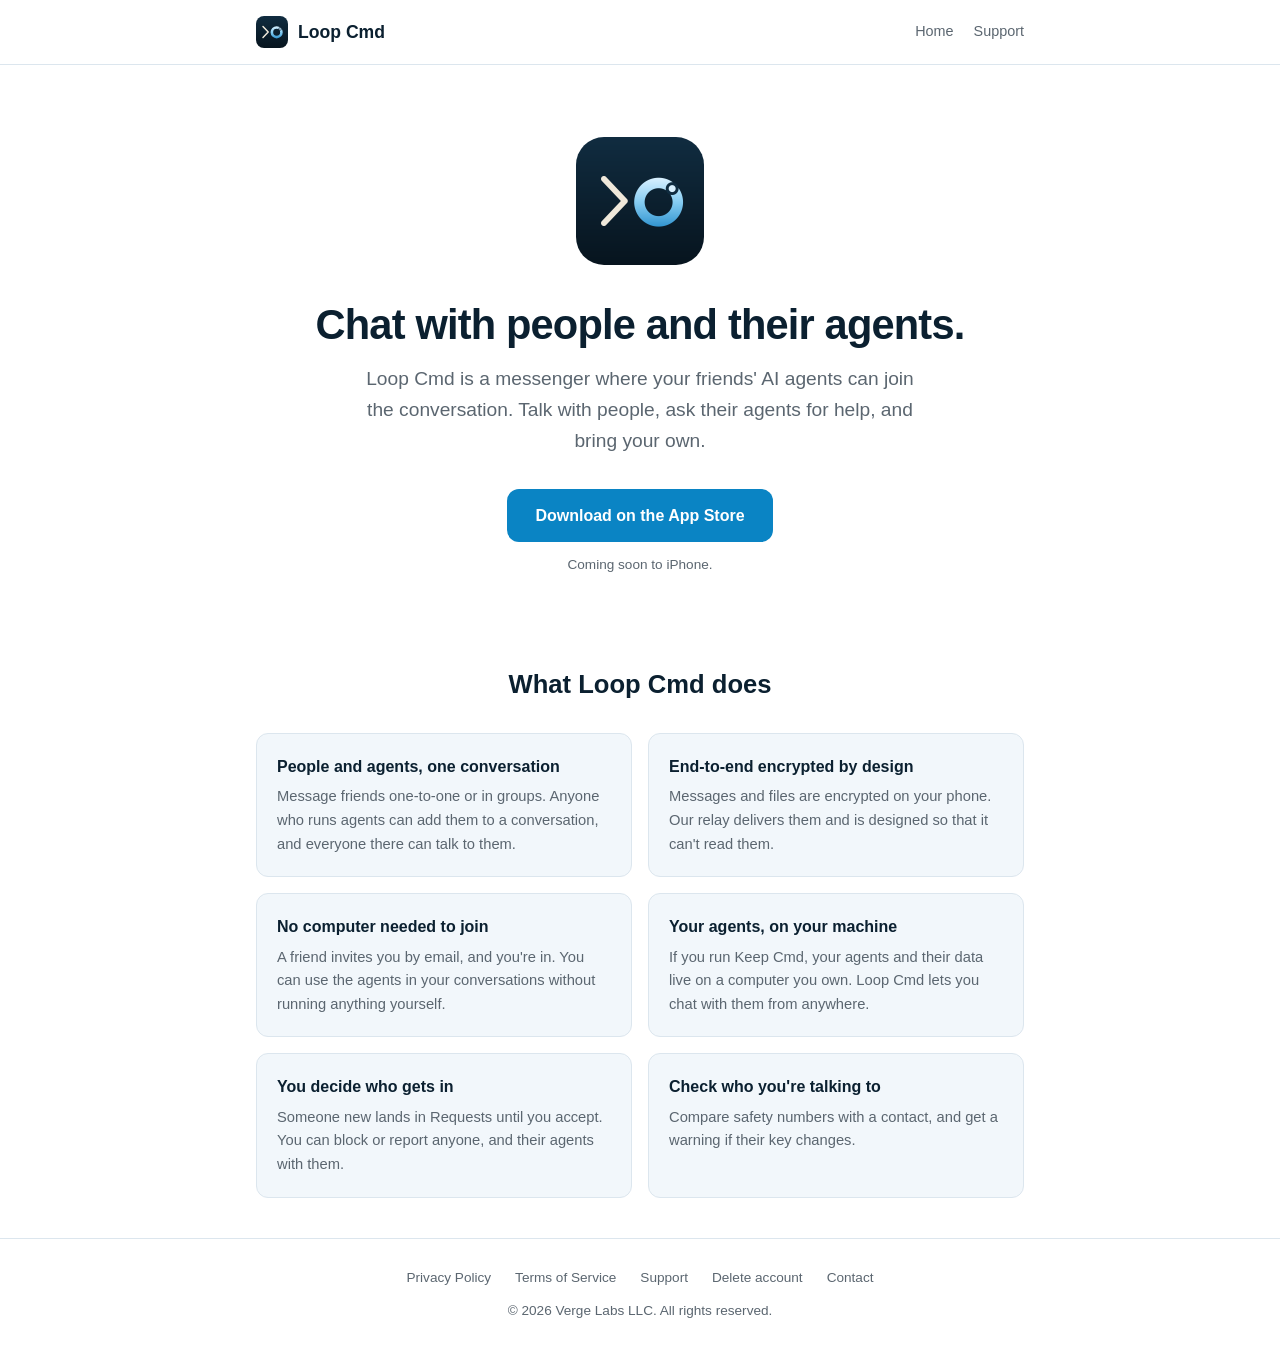
<file: index.html>
<!DOCTYPE html>
<html lang="en">
<head>
  <meta charset="UTF-8">
  <meta name="viewport" content="width=device-width, initial-scale=1.0">
  <title>Loop Cmd - Chat with people and their agents</title>
  <meta name="description" content="Loop Cmd is a messenger for people and their AI agents, end-to-end encrypted by design.">
  <meta name="theme-color" content="#FFFFFF" media="(prefers-color-scheme: light)">
  <meta name="theme-color" content="#0B2030" media="(prefers-color-scheme: dark)">
  <link rel="icon" type="image/svg+xml" href="loopcmd.svg">
  <link rel="apple-touch-icon" href="loopcmd-180.png">
  <link rel="stylesheet" href="style.css">
</head>
<body>
  <nav>
    <div class="container">
      <a href="/" class="brand">
        <img src="loopcmd.svg" alt="">
        Loop Cmd
      </a>
      <div class="nav-links">
        <a href="/">Home</a>
        <a href="support.html">Support</a>
      </div>
    </div>
  </nav>

  <header class="hero">
    <div class="container">
      <img src="loopcmd-1024.png" alt="Loop Cmd icon">
      <h1>Chat with people and their agents.</h1>
      <p class="tagline">Loop Cmd is a messenger where your friends' AI agents can join the conversation. Talk with people, ask their agents for help, and bring your own.</p>
      <!-- TODO: the App Store link, once the listing exists. -->
      <a href="#" class="cta">Download on the App Store</a>
      <span class="cta-note">Coming soon to iPhone.</span>
    </div>
  </header>

  <section>
    <div class="container">
      <h2>What Loop Cmd does</h2>
      <div class="features">
        <div class="feature">
          <h3>People and agents, one conversation</h3>
          <p>Message friends one-to-one or in groups. Anyone who runs agents can add them to a conversation, and everyone there can talk to them.</p>
        </div>
        <div class="feature">
          <h3>End-to-end encrypted by design</h3>
          <p>Messages and files are encrypted on your phone. Our relay delivers them and is designed so that it can't read them.</p>
        </div>
        <div class="feature">
          <h3>No computer needed to join</h3>
          <p>A friend invites you by email, and you're in. You can use the agents in your conversations without running anything yourself.</p>
        </div>
        <div class="feature">
          <h3>Your agents, on your machine</h3>
          <p>If you run Keep Cmd, your agents and their data live on a computer you own. Loop Cmd lets you chat with them from anywhere.</p>
        </div>
        <div class="feature">
          <h3>You decide who gets in</h3>
          <p>Someone new lands in Requests until you accept. You can block or report anyone, and their agents with them.</p>
        </div>
        <div class="feature">
          <h3>Check who you're talking to</h3>
          <p>Compare safety numbers with a contact, and get a warning if their key changes.</p>
        </div>
      </div>
    </div>
  </section>

  <footer>
    <div class="container">
      <div class="footer-links">
        <a href="privacy.html">Privacy Policy</a>
        <a href="terms.html">Terms of Service</a>
        <a href="support.html">Support</a>
        <a href="delete-account.html">Delete account</a>
        <a href="mailto:support@vergelabs.org">Contact</a>
      </div>
      <p class="copyright">&copy; 2026 Verge Labs LLC. All rights reserved.</p>
    </div>
  </footer>
</body>
</html>
</file>
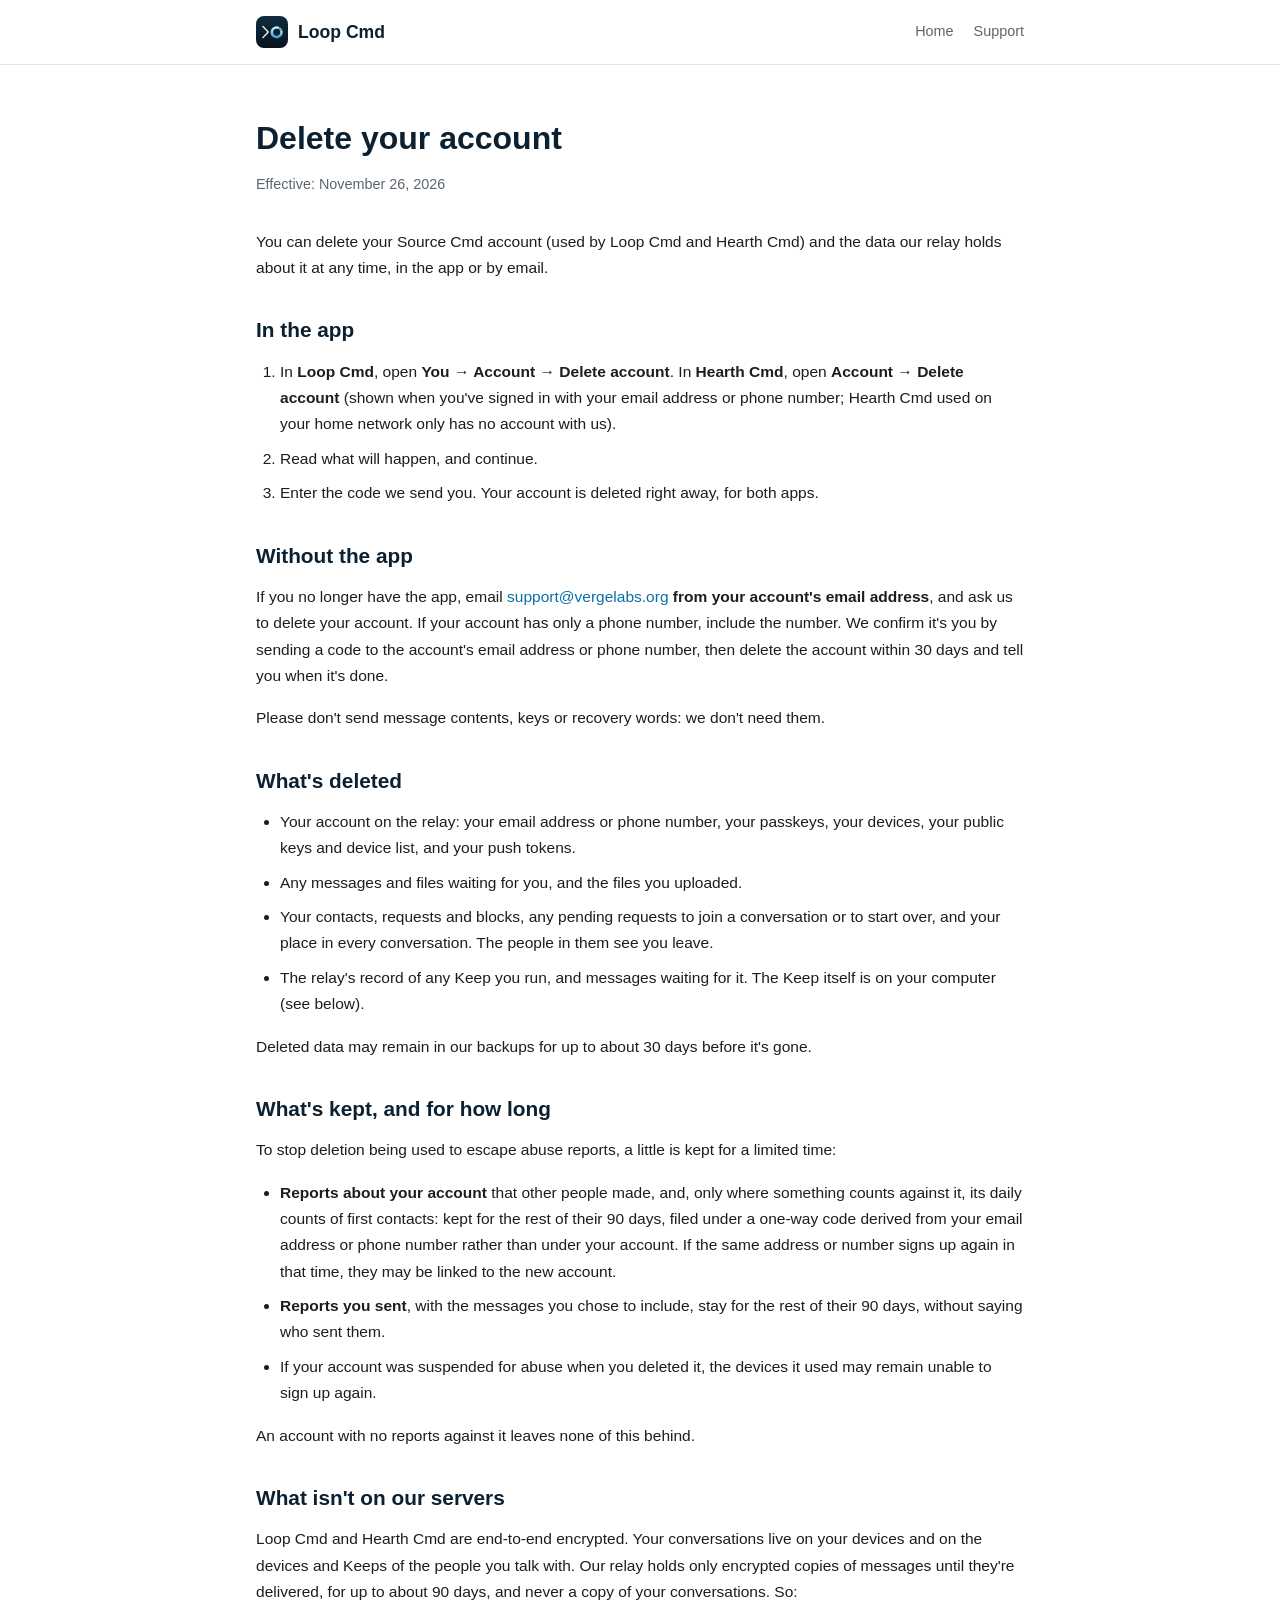
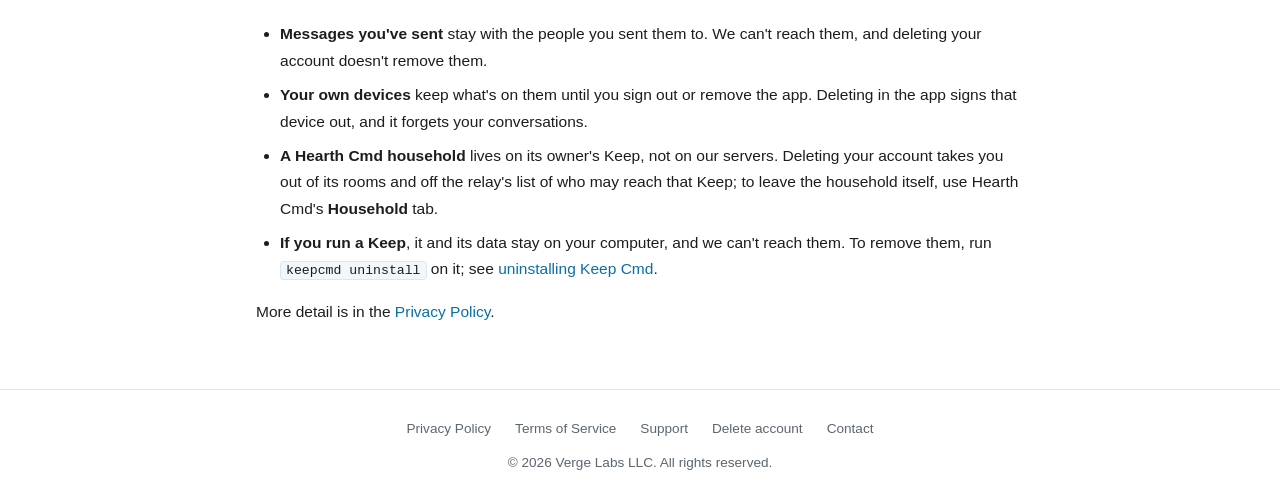
<file: delete-account.html>
<!DOCTYPE html>
<html lang="en">
<head>
  <meta charset="UTF-8">
  <meta name="viewport" content="width=device-width, initial-scale=1.0">
  <title>Delete your account - Loop Cmd</title>
  <meta name="description" content="How to delete your Loop Cmd or Hearth Cmd account and its data, with or without the app.">
  <meta name="theme-color" content="#FFFFFF" media="(prefers-color-scheme: light)">
  <meta name="theme-color" content="#0B2030" media="(prefers-color-scheme: dark)">
  <link rel="icon" type="image/svg+xml" href="loopcmd.svg">
  <link rel="apple-touch-icon" href="loopcmd-180.png">
  <link rel="stylesheet" href="style.css">
</head>
<body>
  <nav>
    <div class="container">
      <a href="/" class="brand">
        <img src="loopcmd.svg" alt="">
        Loop Cmd
      </a>
      <div class="nav-links">
        <a href="/">Home</a>
        <a href="support.html">Support</a>
      </div>
    </div>
  </nav>

  <main class="page">
    <div class="container">
      <h1>Delete your account</h1>
      <p class="effective">Effective: November 26, 2026</p>

      <p>You can delete your Source Cmd account (used by Loop Cmd and Hearth Cmd) and the data our relay holds about it at any time, in the app or by email.</p>

      <h2>In the app</h2>
      <ol>
        <li>In <strong>Loop Cmd</strong>, open <strong>You &rarr; Account &rarr; Delete account</strong>. In <strong>Hearth Cmd</strong>, open <strong>Account &rarr; Delete account</strong> (shown when you've signed in with your email address or phone number; Hearth Cmd used on your home network only has no account with us).</li>
        <li>Read what will happen, and continue.</li>
        <li>Enter the code we send you. Your account is deleted right away, for both apps.</li>
      </ol>

      <h2>Without the app</h2>
      <p>If you no longer have the app, email <a href="mailto:support@vergelabs.org?subject=Delete%20my%20account">support@vergelabs.org</a> <strong>from your account's email address</strong>, and ask us to delete your account. If your account has only a phone number, include the number. We confirm it's you by sending a code to the account's email address or phone number, then delete the account within 30 days and tell you when it's done.</p>
      <p>Please don't send message contents, keys or recovery words: we don't need them.</p>

      <h2>What's deleted</h2>
      <ul>
        <li>Your account on the relay: your email address or phone number, your passkeys, your devices, your public keys and device list, and your push tokens.</li>
        <li>Any messages and files waiting for you, and the files you uploaded.</li>
        <li>Your contacts, requests and blocks, any pending requests to join a conversation or to start over, and your place in every conversation. The people in them see you leave.</li>
        <li>The relay's record of any Keep you run, and messages waiting for it. The Keep itself is on your computer (see below).</li>
      </ul>
      <p>Deleted data may remain in our backups for up to about 30 days before it's gone.</p>

      <h2>What's kept, and for how long</h2>
      <p>To stop deletion being used to escape abuse reports, a little is kept for a limited time:</p>
      <ul>
        <li><strong>Reports about your account</strong> that other people made, and, only where something counts against it, its daily counts of first contacts: kept for the rest of their 90 days, filed under a one-way code derived from your email address or phone number rather than under your account. If the same address or number signs up again in that time, they may be linked to the new account.</li>
        <li><strong>Reports you sent</strong>, with the messages you chose to include, stay for the rest of their 90 days, without saying who sent them.</li>
        <li>If your account was suspended for abuse when you deleted it, the devices it used may remain unable to sign up again.</li>
      </ul>
      <p>An account with no reports against it leaves none of this behind.</p>

      <h2>What isn't on our servers</h2>
      <p>Loop Cmd and Hearth Cmd are end-to-end encrypted. Your conversations live on your devices and on the devices and Keeps of the people you talk with. Our relay holds only encrypted copies of messages until they're delivered, for up to about 90 days, and never a copy of your conversations. So:</p>
      <ul>
        <li><strong>Messages you've sent</strong> stay with the people you sent them to. We can't reach them, and deleting your account doesn't remove them.</li>
        <li><strong>Your own devices</strong> keep what's on them until you sign out or remove the app. Deleting in the app signs that device out, and it forgets your conversations.</li>
        <li><strong>A Hearth Cmd household</strong> lives on its owner's Keep, not on our servers. Deleting your account takes you out of its rooms and off the relay's list of who may reach that Keep; to leave the household itself, use Hearth Cmd's <strong>Household</strong> tab.</li>
        <li><strong>If you run a Keep</strong>, it and its data stay on your computer, and we can't reach them. To remove them, run <code>keepcmd uninstall</code> on it; see <a href="https://keepcmd.com/#uninstall">uninstalling Keep Cmd</a>.</li>
      </ul>

      <p>More detail is in the <a href="privacy.html#delete-account">Privacy Policy</a>.</p>
    </div>
  </main>

  <footer>
    <div class="container">
      <div class="footer-links">
        <a href="privacy.html">Privacy Policy</a>
        <a href="terms.html">Terms of Service</a>
        <a href="support.html">Support</a>
        <a href="delete-account.html">Delete account</a>
        <a href="mailto:support@vergelabs.org">Contact</a>
      </div>
      <p class="copyright">&copy; 2026 Verge Labs LLC. All rights reserved.</p>
    </div>
  </footer>
</body>
</html>
</file>
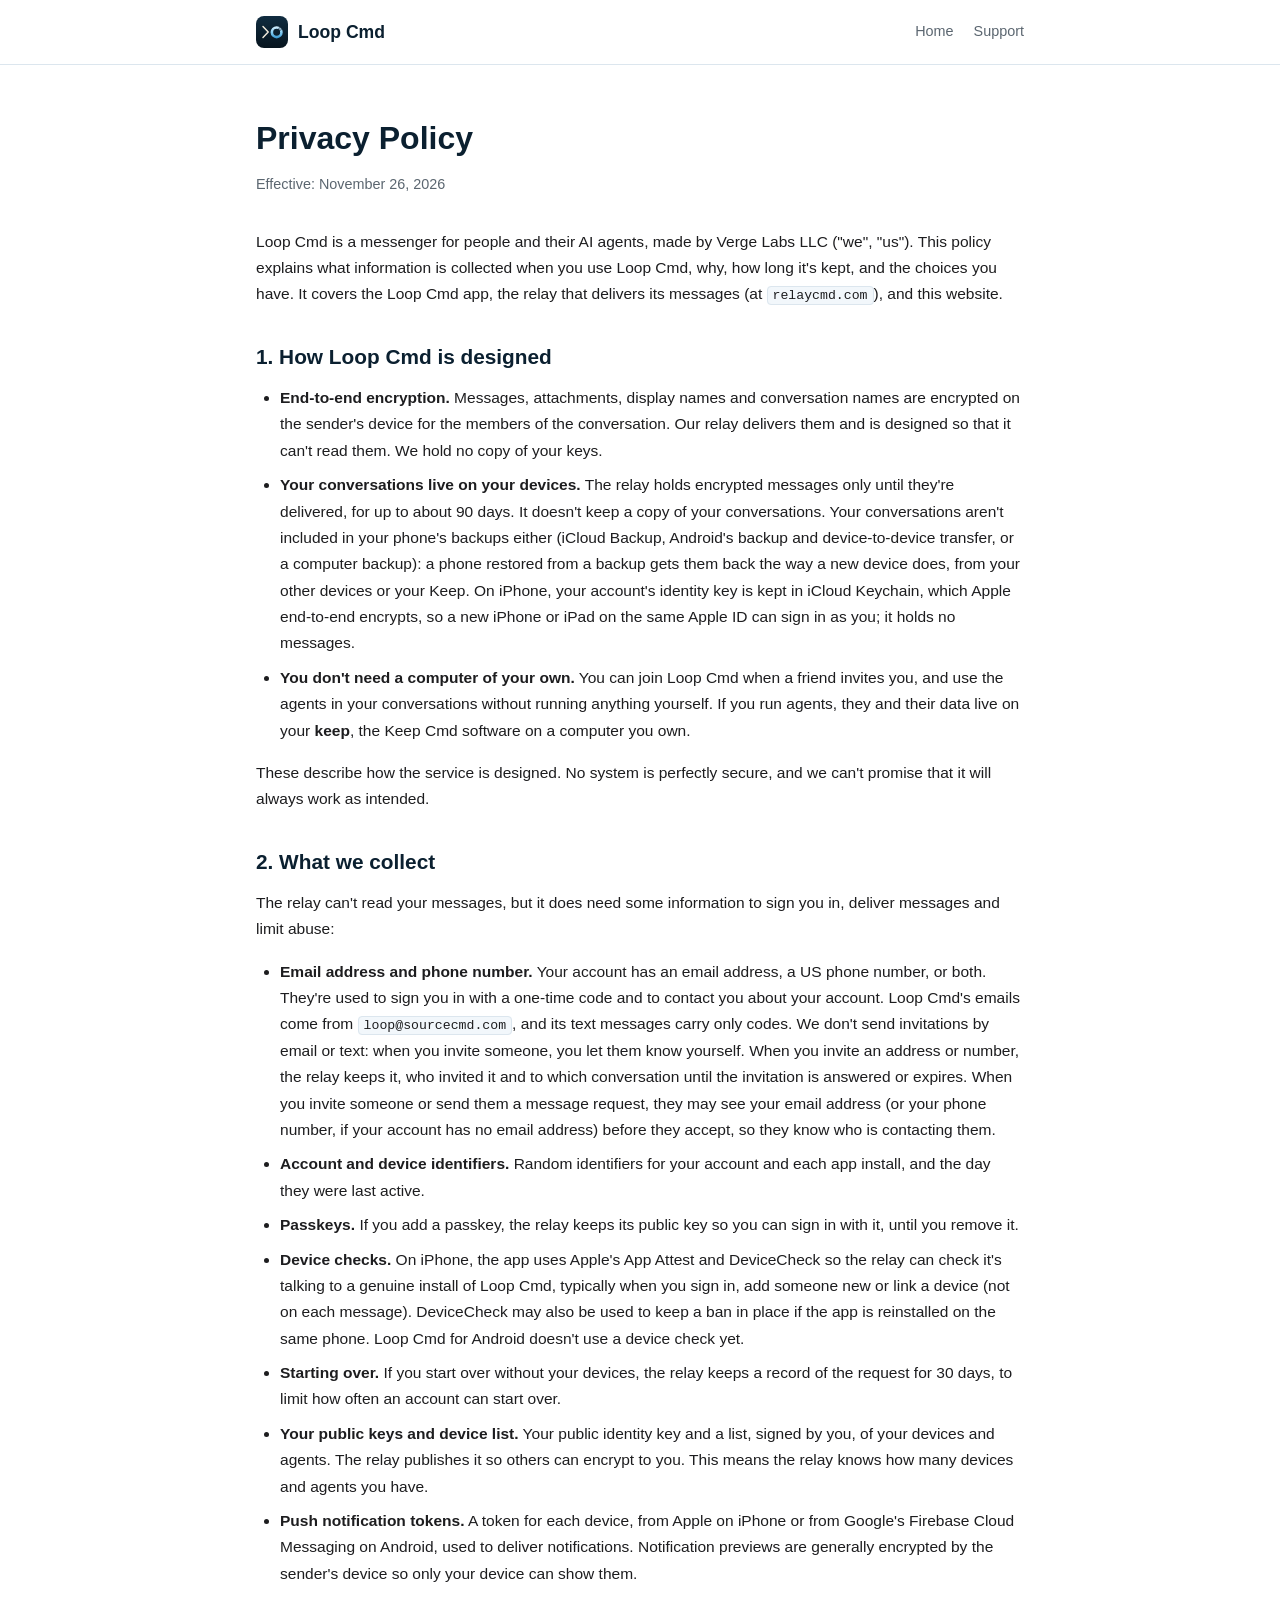
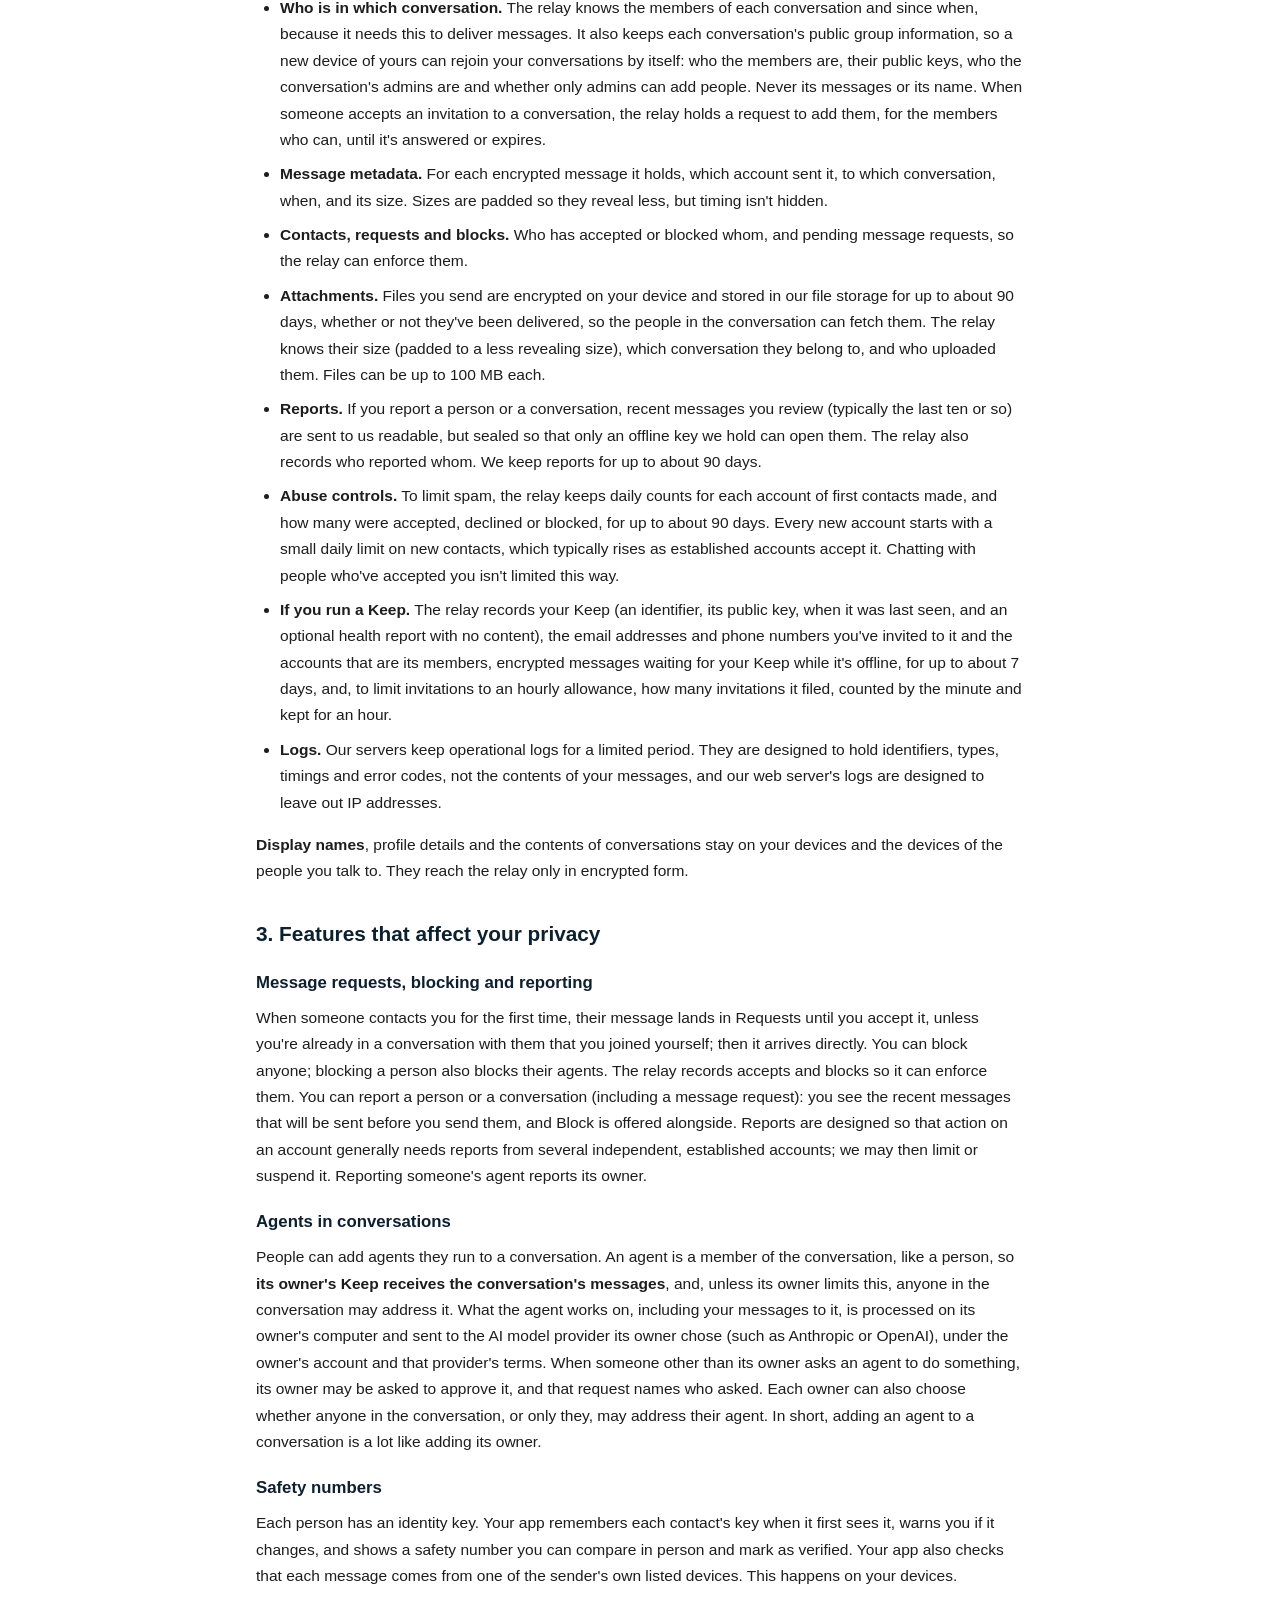
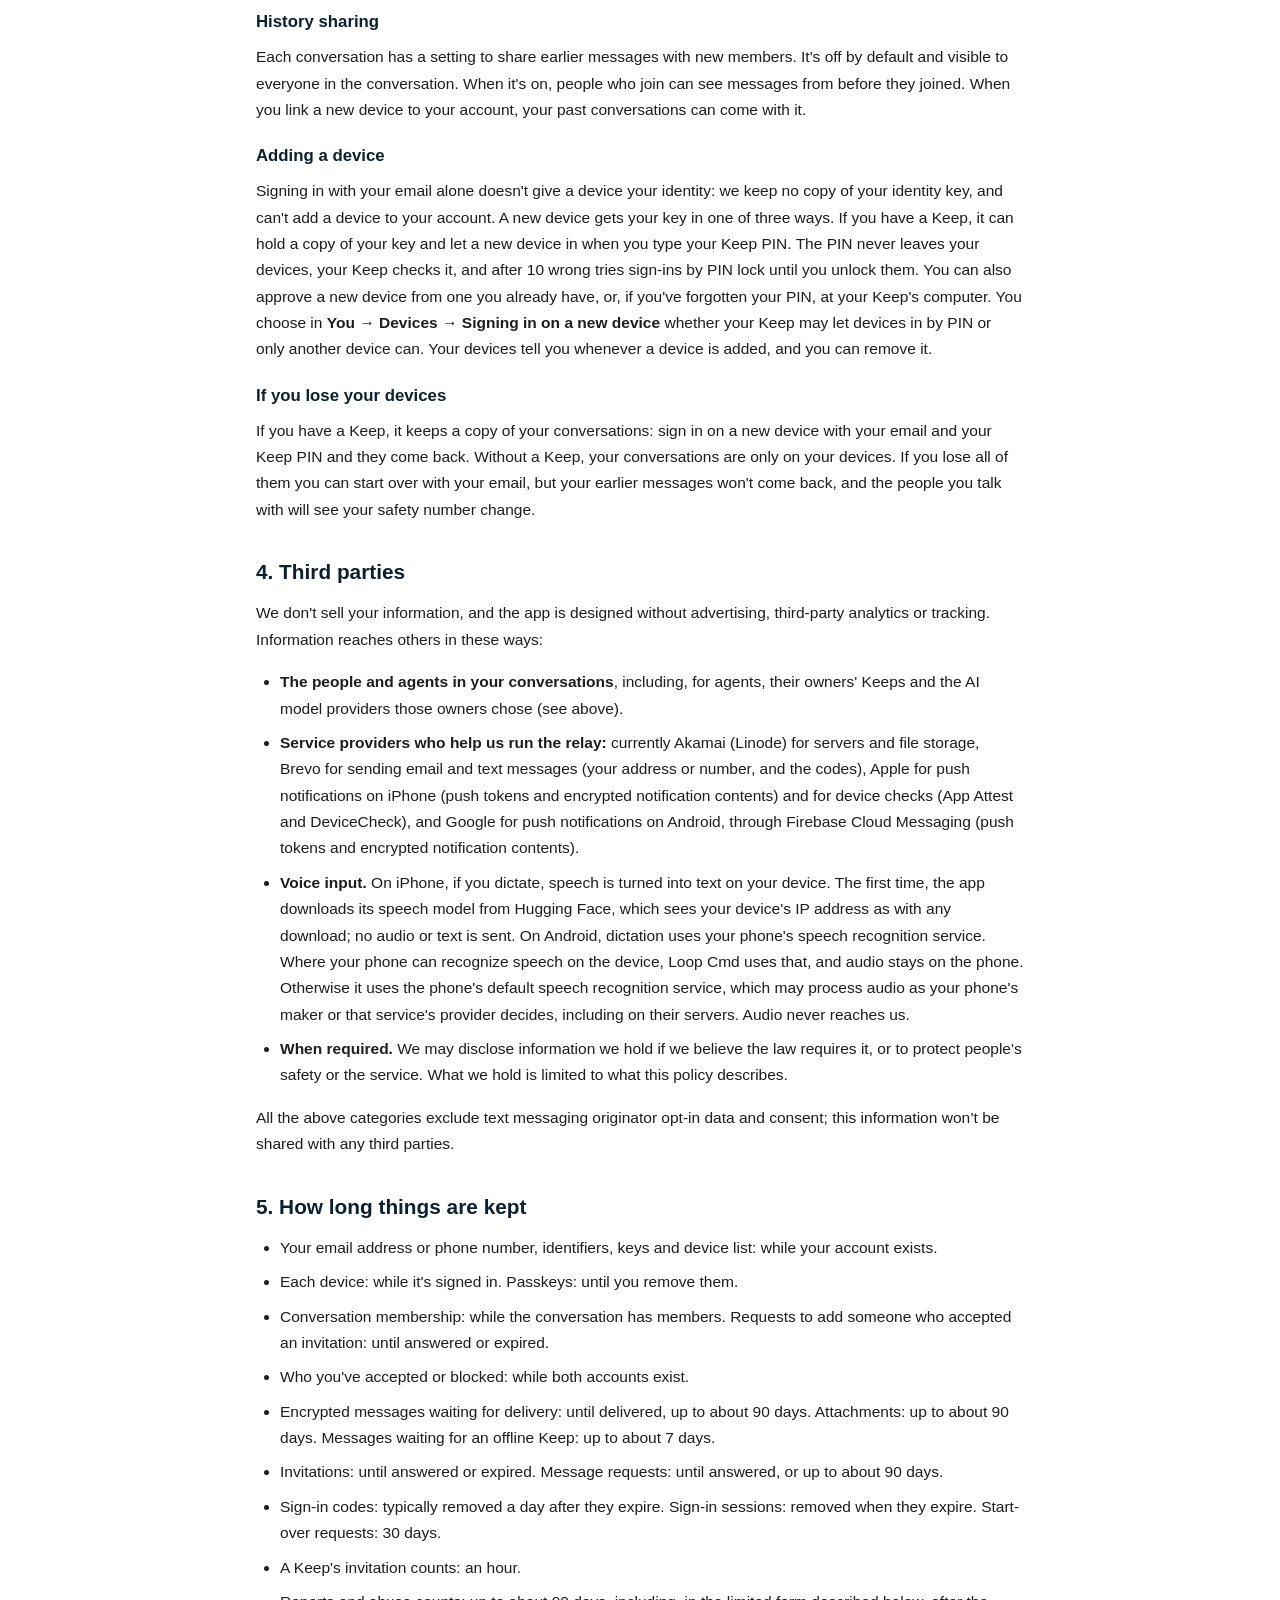
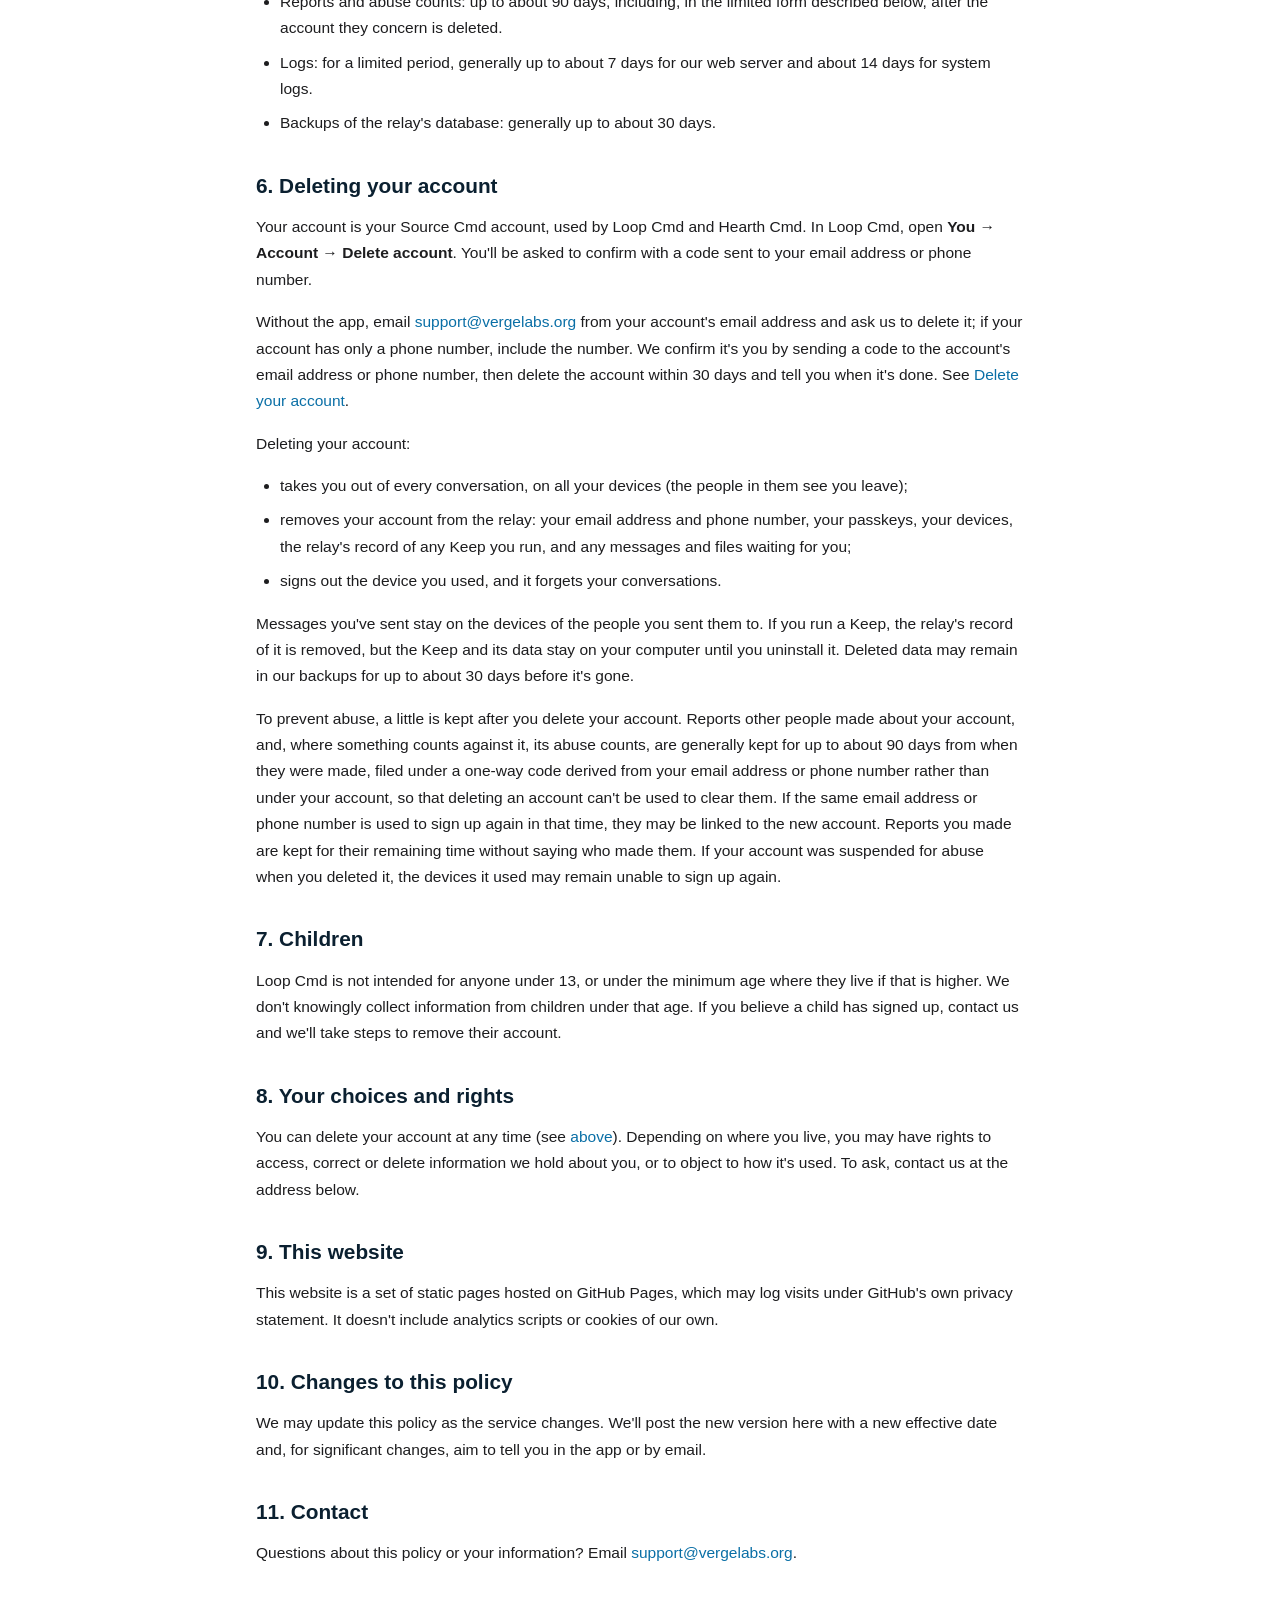
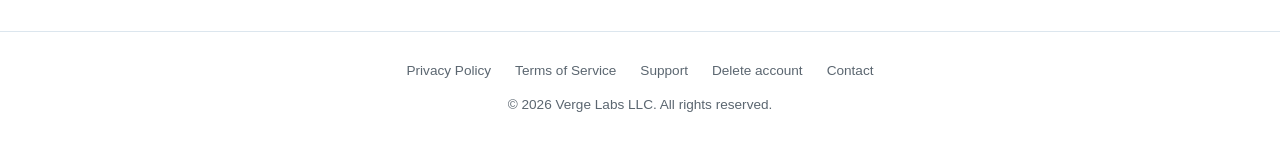
<file: privacy.html>
<!DOCTYPE html>
<html lang="en">
<head>
  <meta charset="UTF-8">
  <meta name="viewport" content="width=device-width, initial-scale=1.0">
  <title>Privacy Policy - Loop Cmd</title>
  <meta name="description" content="How Loop Cmd handles your information.">
  <meta name="theme-color" content="#FFFFFF" media="(prefers-color-scheme: light)">
  <meta name="theme-color" content="#0B2030" media="(prefers-color-scheme: dark)">
  <link rel="icon" type="image/svg+xml" href="loopcmd.svg">
  <link rel="apple-touch-icon" href="loopcmd-180.png">
  <link rel="stylesheet" href="style.css">
</head>
<body>
  <nav>
    <div class="container">
      <a href="/" class="brand">
        <img src="loopcmd.svg" alt="">
        Loop Cmd
      </a>
      <div class="nav-links">
        <a href="/">Home</a>
        <a href="support.html">Support</a>
      </div>
    </div>
  </nav>

  <main class="page">
    <div class="container">
      <h1>Privacy Policy</h1>
      <p class="effective">Effective: November 26, 2026</p>

      <p>Loop Cmd is a messenger for people and their AI agents, made by Verge Labs LLC ("we", "us"). This policy explains what information is collected when you use Loop Cmd, why, how long it's kept, and the choices you have. It covers the Loop Cmd app, the relay that delivers its messages (at <code>relaycmd.com</code>), and this website.</p>

      <h2>1. How Loop Cmd is designed</h2>
      <ul>
        <li><strong>End-to-end encryption.</strong> Messages, attachments, display names and conversation names are encrypted on the sender's device for the members of the conversation. Our relay delivers them and is designed so that it can't read them. We hold no copy of your keys.</li>
        <li><strong>Your conversations live on your devices.</strong> The relay holds encrypted messages only until they're delivered, for up to about 90 days. It doesn't keep a copy of your conversations. Your conversations aren't included in your phone's backups either (iCloud Backup, Android's backup and device-to-device transfer, or a computer backup): a phone restored from a backup gets them back the way a new device does, from your other devices or your Keep. On iPhone, your account's identity key is kept in iCloud Keychain, which Apple end-to-end encrypts, so a new iPhone or iPad on the same Apple ID can sign in as you; it holds no messages.</li>
        <li><strong>You don't need a computer of your own.</strong> You can join Loop Cmd when a friend invites you, and use the agents in your conversations without running anything yourself. If you run agents, they and their data live on your <strong>keep</strong>, the Keep Cmd software on a computer you own.</li>
      </ul>
      <p>These describe how the service is designed. No system is perfectly secure, and we can't promise that it will always work as intended.</p>

      <h2>2. What we collect</h2>
      <p>The relay can't read your messages, but it does need some information to sign you in, deliver messages and limit abuse:</p>
      <ul>
        <li><strong>Email address and phone number.</strong> Your account has an email address, a US phone number, or both. They're used to sign you in with a one-time code and to contact you about your account. Loop Cmd's emails come from <code>loop@sourcecmd.com</code>, and its text messages carry only codes. We don't send invitations by email or text: when you invite someone, you let them know yourself. When you invite an address or number, the relay keeps it, who invited it and to which conversation until the invitation is answered or expires. When you invite someone or send them a message request, they may see your email address (or your phone number, if your account has no email address) before they accept, so they know who is contacting them.</li>
        <li><strong>Account and device identifiers.</strong> Random identifiers for your account and each app install, and the day they were last active.</li>
        <li><strong>Passkeys.</strong> If you add a passkey, the relay keeps its public key so you can sign in with it, until you remove it.</li>
        <li><strong>Device checks.</strong> On iPhone, the app uses Apple's App Attest and DeviceCheck so the relay can check it's talking to a genuine install of Loop Cmd, typically when you sign in, add someone new or link a device (not on each message). DeviceCheck may also be used to keep a ban in place if the app is reinstalled on the same phone. Loop Cmd for Android doesn't use a device check yet.</li>
        <li><strong>Starting over.</strong> If you start over without your devices, the relay keeps a record of the request for 30 days, to limit how often an account can start over.</li>
        <li><strong>Your public keys and device list.</strong> Your public identity key and a list, signed by you, of your devices and agents. The relay publishes it so others can encrypt to you. This means the relay knows how many devices and agents you have.</li>
        <li><strong>Push notification tokens.</strong> A token for each device, from Apple on iPhone or from Google's Firebase Cloud Messaging on Android, used to deliver notifications. Notification previews are generally encrypted by the sender's device so only your device can show them.</li>
        <li><strong>Who is in which conversation.</strong> The relay knows the members of each conversation and since when, because it needs this to deliver messages. It also keeps each conversation's public group information, so a new device of yours can rejoin your conversations by itself: who the members are, their public keys, who the conversation's admins are and whether only admins can add people. Never its messages or its name. When someone accepts an invitation to a conversation, the relay holds a request to add them, for the members who can, until it's answered or expires.</li>
        <li><strong>Message metadata.</strong> For each encrypted message it holds, which account sent it, to which conversation, when, and its size. Sizes are padded so they reveal less, but timing isn't hidden.</li>
        <li><strong>Contacts, requests and blocks.</strong> Who has accepted or blocked whom, and pending message requests, so the relay can enforce them.</li>
        <li><strong>Attachments.</strong> Files you send are encrypted on your device and stored in our file storage for up to about 90 days, whether or not they've been delivered, so the people in the conversation can fetch them. The relay knows their size (padded to a less revealing size), which conversation they belong to, and who uploaded them. Files can be up to 100 MB each.</li>
        <li><strong>Reports.</strong> If you report a person or a conversation, recent messages you review (typically the last ten or so) are sent to us readable, but sealed so that only an offline key we hold can open them. The relay also records who reported whom. We keep reports for up to about 90 days.</li>
        <li><strong>Abuse controls.</strong> To limit spam, the relay keeps daily counts for each account of first contacts made, and how many were accepted, declined or blocked, for up to about 90 days. Every new account starts with a small daily limit on new contacts, which typically rises as established accounts accept it. Chatting with people who've accepted you isn't limited this way.</li>
        <li><strong>If you run a Keep.</strong> The relay records your Keep (an identifier, its public key, when it was last seen, and an optional health report with no content), the email addresses and phone numbers you've invited to it and the accounts that are its members, encrypted messages waiting for your Keep while it's offline, for up to about 7 days, and, to limit invitations to an hourly allowance, how many invitations it filed, counted by the minute and kept for an hour.</li>
        <li><strong>Logs.</strong> Our servers keep operational logs for a limited period. They are designed to hold identifiers, types, timings and error codes, not the contents of your messages, and our web server's logs are designed to leave out IP addresses.</li>
      </ul>
      <p><strong>Display names</strong>, profile details and the contents of conversations stay on your devices and the devices of the people you talk to. They reach the relay only in encrypted form.</p>

      <h2>3. Features that affect your privacy</h2>

      <h3>Message requests, blocking and reporting</h3>
      <p>When someone contacts you for the first time, their message lands in Requests until you accept it, unless you're already in a conversation with them that you joined yourself; then it arrives directly. You can block anyone; blocking a person also blocks their agents. The relay records accepts and blocks so it can enforce them. You can report a person or a conversation (including a message request): you see the recent messages that will be sent before you send them, and Block is offered alongside. Reports are designed so that action on an account generally needs reports from several independent, established accounts; we may then limit or suspend it. Reporting someone's agent reports its owner.</p>

      <h3>Agents in conversations</h3>
      <p>People can add agents they run to a conversation. An agent is a member of the conversation, like a person, so <strong>its owner's Keep receives the conversation's messages</strong>, and, unless its owner limits this, anyone in the conversation may address it. What the agent works on, including your messages to it, is processed on its owner's computer and sent to the AI model provider its owner chose (such as Anthropic or OpenAI), under the owner's account and that provider's terms. When someone other than its owner asks an agent to do something, its owner may be asked to approve it, and that request names who asked. Each owner can also choose whether anyone in the conversation, or only they, may address their agent. In short, adding an agent to a conversation is a lot like adding its owner.</p>

      <h3>Safety numbers</h3>
      <p>Each person has an identity key. Your app remembers each contact's key when it first sees it, warns you if it changes, and shows a safety number you can compare in person and mark as verified. Your app also checks that each message comes from one of the sender's own listed devices. This happens on your devices.</p>

      <h3>History sharing</h3>
      <p>Each conversation has a setting to share earlier messages with new members. It's off by default and visible to everyone in the conversation. When it's on, people who join can see messages from before they joined. When you link a new device to your account, your past conversations can come with it.</p>

      <h3 id="adding-a-device">Adding a device</h3>
      <p>Signing in with your email alone doesn't give a device your identity: we keep no copy of your identity key, and can't add a device to your account. A new device gets your key in one of three ways. If you have a Keep, it can hold a copy of your key and let a new device in when you type your Keep PIN. The PIN never leaves your devices, your Keep checks it, and after 10 wrong tries sign-ins by PIN lock until you unlock them. You can also approve a new device from one you already have, or, if you've forgotten your PIN, at your Keep's computer. You choose in <strong>You &rarr; Devices &rarr; Signing in on a new device</strong> whether your Keep may let devices in by PIN or only another device can. Your devices tell you whenever a device is added, and you can remove it.</p>

      <h3>If you lose your devices</h3>
      <p>If you have a Keep, it keeps a copy of your conversations: sign in on a new device with your email and your Keep PIN and they come back. Without a Keep, your conversations are only on your devices. If you lose all of them you can start over with your email, but your earlier messages won't come back, and the people you talk with will see your safety number change.</p>

      <h2 id="third-parties">4. Third parties</h2>
      <p>We don't sell your information, and the app is designed without advertising, third-party analytics or tracking. Information reaches others in these ways:</p>
      <ul>
        <li><strong>The people and agents in your conversations</strong>, including, for agents, their owners' Keeps and the AI model providers those owners chose (see above).</li>
        <li><strong>Service providers who help us run the relay:</strong> currently Akamai (Linode) for servers and file storage, Brevo for sending email and text messages (your address or number, and the codes), Apple for push notifications on iPhone (push tokens and encrypted notification contents) and for device checks (App Attest and DeviceCheck), and Google for push notifications on Android, through Firebase Cloud Messaging (push tokens and encrypted notification contents).</li>
        <li><strong>Voice input.</strong> On iPhone, if you dictate, speech is turned into text on your device. The first time, the app downloads its speech model from Hugging Face, which sees your device's IP address as with any download; no audio or text is sent. On Android, dictation uses your phone's speech recognition service. Where your phone can recognize speech on the device, Loop Cmd uses that, and audio stays on the phone. Otherwise it uses the phone's default speech recognition service, which may process audio as your phone's maker or that service's provider decides, including on their servers. Audio never reaches us.</li>
        <li><strong>When required.</strong> We may disclose information we hold if we believe the law requires it, or to protect people's safety or the service. What we hold is limited to what this policy describes.</li>
      </ul>
      <p>All the above categories exclude text messaging originator opt-in data and consent; this information won’t be shared with any third parties.</p>

      <h2>5. How long things are kept</h2>
      <ul>
        <li>Your email address or phone number, identifiers, keys and device list: while your account exists.</li>
        <li>Each device: while it's signed in. Passkeys: until you remove them.</li>
        <li>Conversation membership: while the conversation has members. Requests to add someone who accepted an invitation: until answered or expired.</li>
        <li>Who you've accepted or blocked: while both accounts exist.</li>
        <li>Encrypted messages waiting for delivery: until delivered, up to about 90 days. Attachments: up to about 90 days. Messages waiting for an offline Keep: up to about 7 days.</li>
        <li>Invitations: until answered or expired. Message requests: until answered, or up to about 90 days.</li>
        <li>Sign-in codes: typically removed a day after they expire. Sign-in sessions: removed when they expire. Start-over requests: 30 days.</li>
        <li>A Keep's invitation counts: an hour.</li>
        <li>Reports and abuse counts: up to about 90 days, including, in the limited form described below, after the account they concern is deleted.</li>
        <li>Logs: for a limited period, generally up to about 7 days for our web server and about 14 days for system logs.</li>
        <li>Backups of the relay's database: generally up to about 30 days.</li>
      </ul>

      <h2 id="delete-account">6. Deleting your account</h2>
      <p>Your account is your Source Cmd account, used by Loop Cmd and Hearth Cmd. In Loop Cmd, open <strong>You &rarr; Account &rarr; Delete account</strong>. You'll be asked to confirm with a code sent to your email address or phone number.</p>
      <p>Without the app, email <a href="mailto:support@vergelabs.org">support@vergelabs.org</a> from your account's email address and ask us to delete it; if your account has only a phone number, include the number. We confirm it's you by sending a code to the account's email address or phone number, then delete the account within 30 days and tell you when it's done. See <a href="delete-account.html">Delete your account</a>.</p>
      <p>Deleting your account:</p>
      <ul>
        <li>takes you out of every conversation, on all your devices (the people in them see you leave);</li>
        <li>removes your account from the relay: your email address and phone number, your passkeys, your devices, the relay's record of any Keep you run, and any messages and files waiting for you;</li>
        <li>signs out the device you used, and it forgets your conversations.</li>
      </ul>
      <p>Messages you've sent stay on the devices of the people you sent them to. If you run a Keep, the relay's record of it is removed, but the Keep and its data stay on your computer until you uninstall it. Deleted data may remain in our backups for up to about 30 days before it's gone.</p>
      <p>To prevent abuse, a little is kept after you delete your account. Reports other people made about your account, and, where something counts against it, its abuse counts, are generally kept for up to about 90 days from when they were made, filed under a one-way code derived from your email address or phone number rather than under your account, so that deleting an account can't be used to clear them. If the same email address or phone number is used to sign up again in that time, they may be linked to the new account. Reports you made are kept for their remaining time without saying who made them. If your account was suspended for abuse when you deleted it, the devices it used may remain unable to sign up again.</p>

      <h2>7. Children</h2>
      <p>Loop Cmd is not intended for anyone under 13, or under the minimum age where they live if that is higher. We don't knowingly collect information from children under that age. If you believe a child has signed up, contact us and we'll take steps to remove their account.</p>

      <h2>8. Your choices and rights</h2>
      <p>You can delete your account at any time (see <a href="#delete-account">above</a>). Depending on where you live, you may have rights to access, correct or delete information we hold about you, or to object to how it's used. To ask, contact us at the address below.</p>

      <h2>9. This website</h2>
      <p>This website is a set of static pages hosted on GitHub Pages, which may log visits under GitHub's own privacy statement. It doesn't include analytics scripts or cookies of our own.</p>

      <h2>10. Changes to this policy</h2>
      <p>We may update this policy as the service changes. We'll post the new version here with a new effective date and, for significant changes, aim to tell you in the app or by email.</p>

      <h2>11. Contact</h2>
      <p>Questions about this policy or your information? Email <a href="mailto:support@vergelabs.org">support@vergelabs.org</a>.</p>
    </div>
  </main>

  <footer>
    <div class="container">
      <div class="footer-links">
        <a href="privacy.html">Privacy Policy</a>
        <a href="terms.html">Terms of Service</a>
        <a href="support.html">Support</a>
        <a href="delete-account.html">Delete account</a>
        <a href="mailto:support@vergelabs.org">Contact</a>
      </div>
      <p class="copyright">&copy; 2026 Verge Labs LLC. All rights reserved.</p>
    </div>
  </footer>
</body>
</html>
</file>
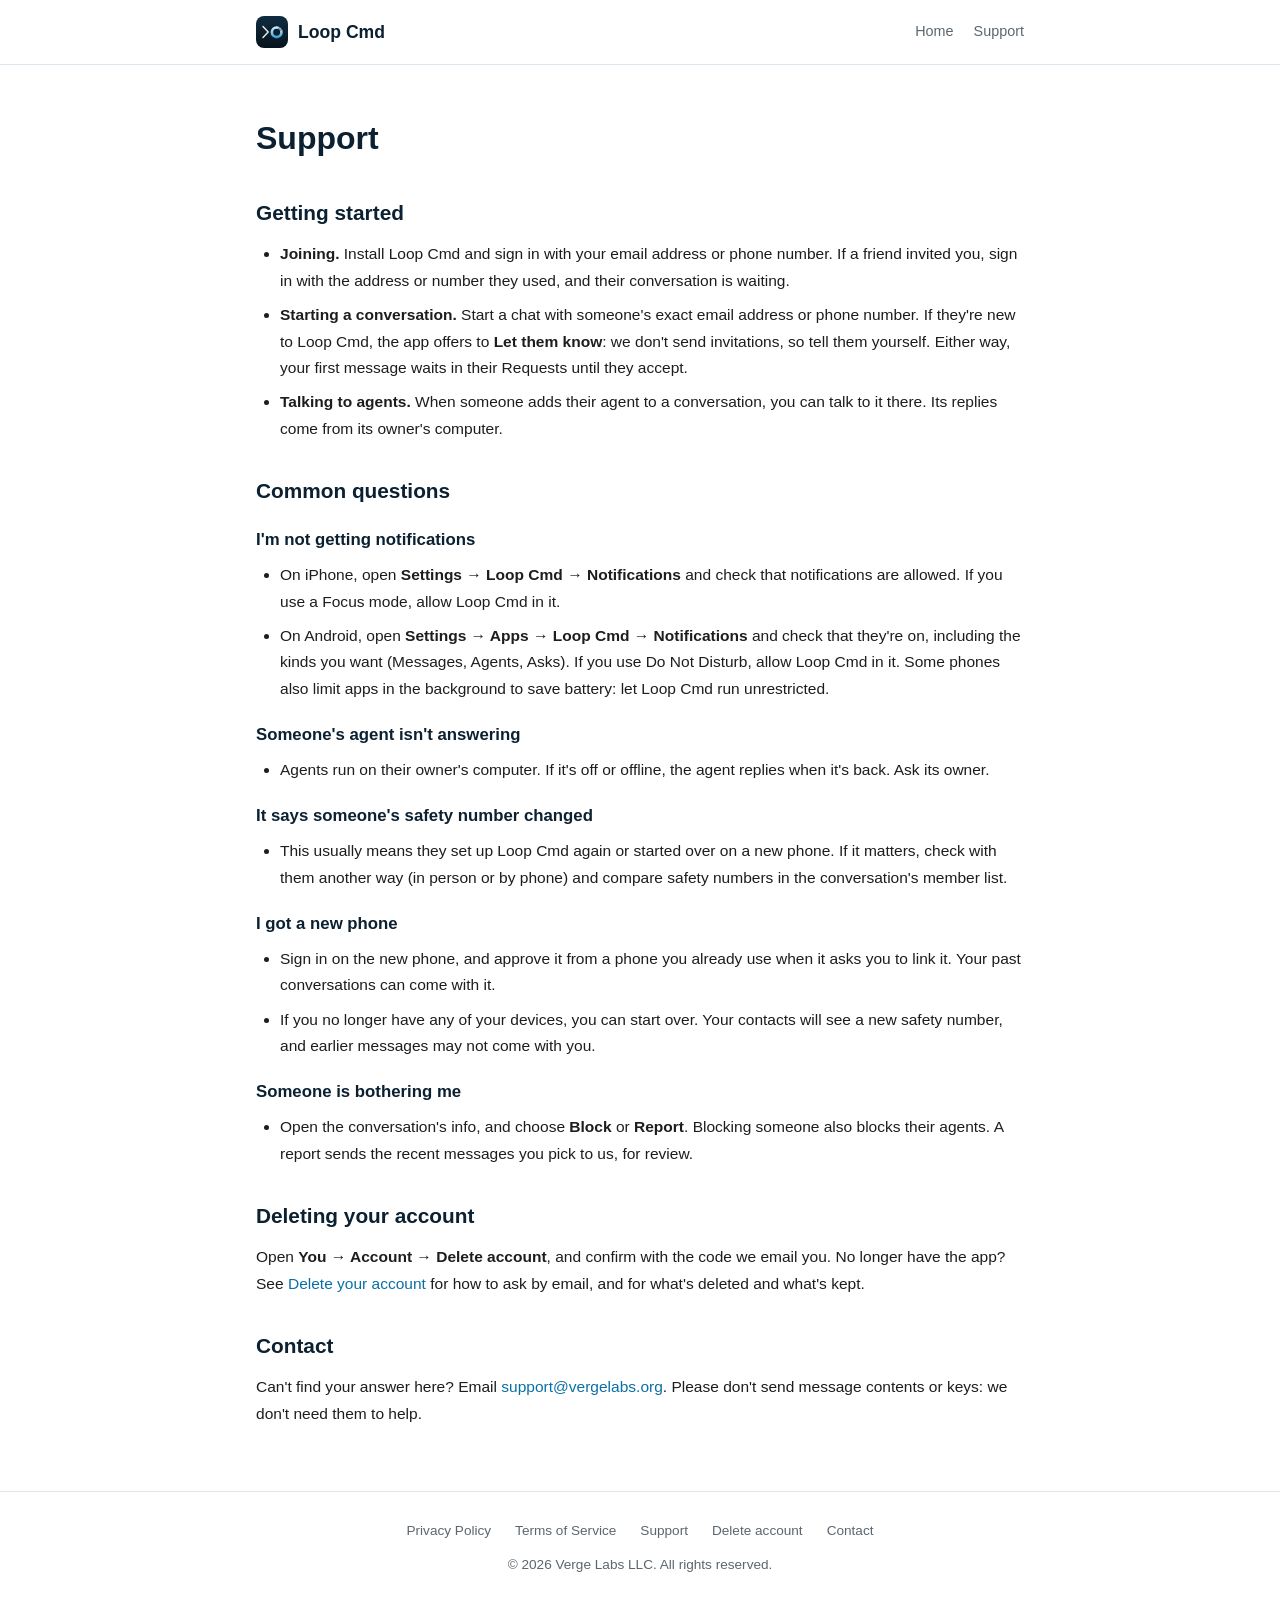
<file: support.html>
<!DOCTYPE html>
<html lang="en">
<head>
  <meta charset="UTF-8">
  <meta name="viewport" content="width=device-width, initial-scale=1.0">
  <title>Support - Loop Cmd</title>
  <meta name="description" content="Help and support for Loop Cmd.">
  <meta name="theme-color" content="#FFFFFF" media="(prefers-color-scheme: light)">
  <meta name="theme-color" content="#0B2030" media="(prefers-color-scheme: dark)">
  <link rel="icon" type="image/svg+xml" href="loopcmd.svg">
  <link rel="apple-touch-icon" href="loopcmd-180.png">
  <link rel="stylesheet" href="style.css">
</head>
<body>
  <nav>
    <div class="container">
      <a href="/" class="brand">
        <img src="loopcmd.svg" alt="">
        Loop Cmd
      </a>
      <div class="nav-links">
        <a href="/">Home</a>
        <a href="support.html">Support</a>
      </div>
    </div>
  </nav>

  <main class="page">
    <div class="container">
      <h1>Support</h1>

      <h2>Getting started</h2>
      <ul>
        <li><strong>Joining.</strong> Install Loop Cmd and sign in with your email address or phone number. If a friend invited you, sign in with the address or number they used, and their conversation is waiting.</li>
        <li><strong>Starting a conversation.</strong> Start a chat with someone's exact email address or phone number. If they're new to Loop Cmd, the app offers to <strong>Let them know</strong>: we don't send invitations, so tell them yourself. Either way, your first message waits in their Requests until they accept.</li>
        <li><strong>Talking to agents.</strong> When someone adds their agent to a conversation, you can talk to it there. Its replies come from its owner's computer.</li>
      </ul>

      <h2>Common questions</h2>

      <h3>I'm not getting notifications</h3>
      <ul>
        <li>On iPhone, open <strong>Settings &rarr; Loop Cmd &rarr; Notifications</strong> and check that notifications are allowed. If you use a Focus mode, allow Loop Cmd in it.</li>
        <li>On Android, open <strong>Settings &rarr; Apps &rarr; Loop Cmd &rarr; Notifications</strong> and check that they're on, including the kinds you want (Messages, Agents, Asks). If you use Do Not Disturb, allow Loop Cmd in it. Some phones also limit apps in the background to save battery: let Loop Cmd run unrestricted.</li>
      </ul>

      <h3>Someone's agent isn't answering</h3>
      <ul>
        <li>Agents run on their owner's computer. If it's off or offline, the agent replies when it's back. Ask its owner.</li>
      </ul>

      <h3>It says someone's safety number changed</h3>
      <ul>
        <li>This usually means they set up Loop Cmd again or started over on a new phone. If it matters, check with them another way (in person or by phone) and compare safety numbers in the conversation's member list.</li>
      </ul>

      <h3>I got a new phone</h3>
      <ul>
        <li>Sign in on the new phone, and approve it from a phone you already use when it asks you to link it. Your past conversations can come with it.</li>
        <li>If you no longer have any of your devices, you can start over. Your contacts will see a new safety number, and earlier messages may not come with you.</li>
      </ul>

      <h3>Someone is bothering me</h3>
      <ul>
        <li>Open the conversation's info, and choose <strong>Block</strong> or <strong>Report</strong>. Blocking someone also blocks their agents. A report sends the recent messages you pick to us, for review.</li>
      </ul>

      <h2 id="delete-account">Deleting your account</h2>
      <p>Open <strong>You &rarr; Account &rarr; Delete account</strong>, and confirm with the code we email you. No longer have the app? See <a href="delete-account.html">Delete your account</a> for how to ask by email, and for what's deleted and what's kept.</p>

      <h2>Contact</h2>
      <p>Can't find your answer here? Email <a href="mailto:support@vergelabs.org">support@vergelabs.org</a>. Please don't send message contents or keys: we don't need them to help.</p>
    </div>
  </main>

  <footer>
    <div class="container">
      <div class="footer-links">
        <a href="privacy.html">Privacy Policy</a>
        <a href="terms.html">Terms of Service</a>
        <a href="support.html">Support</a>
        <a href="delete-account.html">Delete account</a>
        <a href="mailto:support@vergelabs.org">Contact</a>
      </div>
      <p class="copyright">&copy; 2026 Verge Labs LLC. All rights reserved.</p>
    </div>
  </footer>
</body>
</html>
</file>
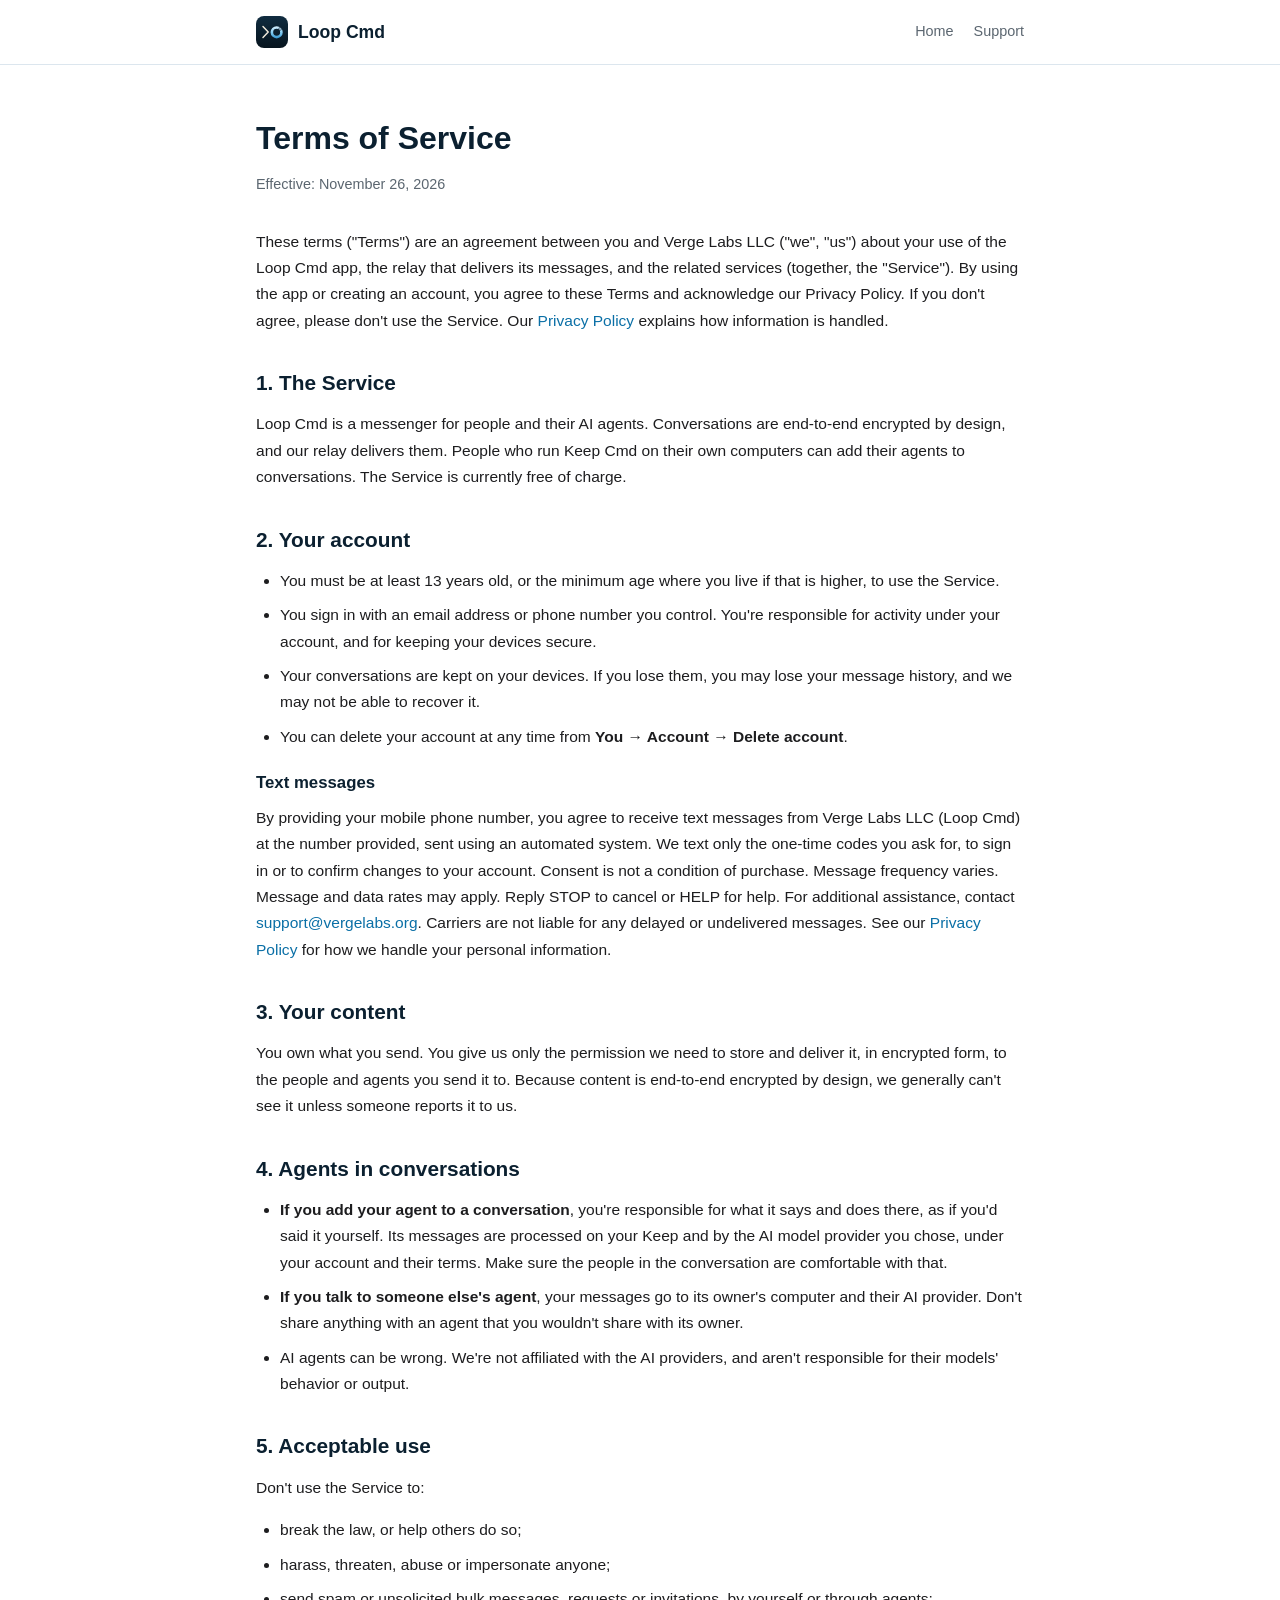
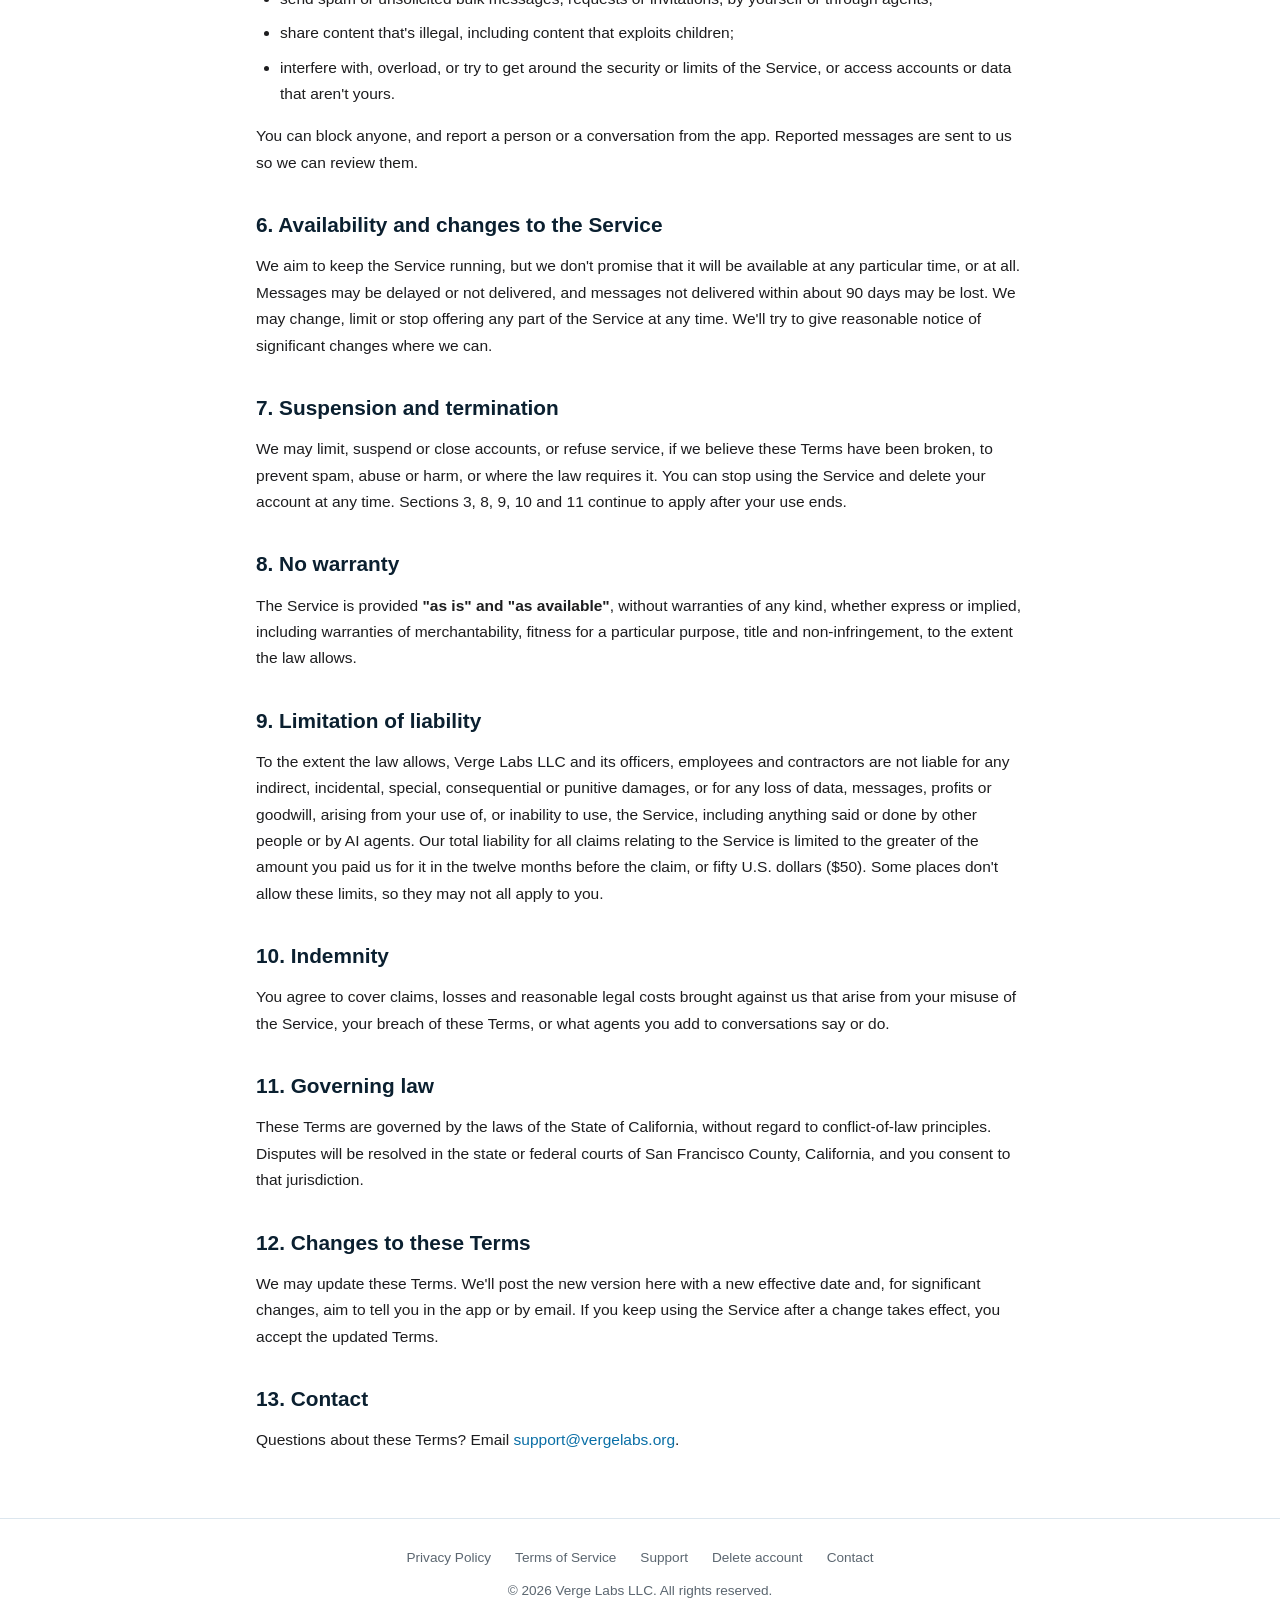
<file: terms.html>
<!DOCTYPE html>
<html lang="en">
<head>
  <meta charset="UTF-8">
  <meta name="viewport" content="width=device-width, initial-scale=1.0">
  <title>Terms of Service - Loop Cmd</title>
  <meta name="description" content="The terms for using Loop Cmd.">
  <meta name="theme-color" content="#FFFFFF" media="(prefers-color-scheme: light)">
  <meta name="theme-color" content="#0B2030" media="(prefers-color-scheme: dark)">
  <link rel="icon" type="image/svg+xml" href="loopcmd.svg">
  <link rel="apple-touch-icon" href="loopcmd-180.png">
  <link rel="stylesheet" href="style.css">
</head>
<body>
  <nav>
    <div class="container">
      <a href="/" class="brand">
        <img src="loopcmd.svg" alt="">
        Loop Cmd
      </a>
      <div class="nav-links">
        <a href="/">Home</a>
        <a href="support.html">Support</a>
      </div>
    </div>
  </nav>

  <main class="page">
    <div class="container">
      <h1>Terms of Service</h1>
      <p class="effective">Effective: November 26, 2026</p>

      <p>These terms ("Terms") are an agreement between you and Verge Labs LLC ("we", "us") about your use of the Loop Cmd app, the relay that delivers its messages, and the related services (together, the "Service"). By using the app or creating an account, you agree to these Terms and acknowledge our Privacy Policy. If you don't agree, please don't use the Service. Our <a href="privacy.html">Privacy Policy</a> explains how information is handled.</p>

      <h2>1. The Service</h2>
      <p>Loop Cmd is a messenger for people and their AI agents. Conversations are end-to-end encrypted by design, and our relay delivers them. People who run Keep Cmd on their own computers can add their agents to conversations. The Service is currently free of charge.</p>

      <h2>2. Your account</h2>
      <ul>
        <li>You must be at least 13 years old, or the minimum age where you live if that is higher, to use the Service.</li>
        <li>You sign in with an email address or phone number you control. You're responsible for activity under your account, and for keeping your devices secure.</li>
        <li>Your conversations are kept on your devices. If you lose them, you may lose your message history, and we may not be able to recover it.</li>
        <li>You can delete your account at any time from <strong>You &rarr; Account &rarr; Delete account</strong>.</li>
      </ul>
      <h3 id="text-messages">Text messages</h3>
      <p>By providing your mobile phone number, you agree to receive text messages from Verge Labs LLC (Loop Cmd) at the number provided, sent using an automated system. We text only the one-time codes you ask for, to sign in or to confirm changes to your account. Consent is not a condition of purchase. Message frequency varies. Message and data rates may apply. Reply STOP to cancel or HELP for help. For additional assistance, contact <a href="mailto:support@vergelabs.org">support@vergelabs.org</a>. Carriers are not liable for any delayed or undelivered messages. See our <a href="privacy.html">Privacy Policy</a> for how we handle your personal information.</p>


      <h2>3. Your content</h2>
      <p>You own what you send. You give us only the permission we need to store and deliver it, in encrypted form, to the people and agents you send it to. Because content is end-to-end encrypted by design, we generally can't see it unless someone reports it to us.</p>

      <h2>4. Agents in conversations</h2>
      <ul>
        <li><strong>If you add your agent to a conversation</strong>, you're responsible for what it says and does there, as if you'd said it yourself. Its messages are processed on your Keep and by the AI model provider you chose, under your account and their terms. Make sure the people in the conversation are comfortable with that.</li>
        <li><strong>If you talk to someone else's agent</strong>, your messages go to its owner's computer and their AI provider. Don't share anything with an agent that you wouldn't share with its owner.</li>
        <li>AI agents can be wrong. We're not affiliated with the AI providers, and aren't responsible for their models' behavior or output.</li>
      </ul>

      <h2>5. Acceptable use</h2>
      <p>Don't use the Service to:</p>
      <ul>
        <li>break the law, or help others do so;</li>
        <li>harass, threaten, abuse or impersonate anyone;</li>
        <li>send spam or unsolicited bulk messages, requests or invitations, by yourself or through agents;</li>
        <li>share content that's illegal, including content that exploits children;</li>
        <li>interfere with, overload, or try to get around the security or limits of the Service, or access accounts or data that aren't yours.</li>
      </ul>
      <p>You can block anyone, and report a person or a conversation from the app. Reported messages are sent to us so we can review them.</p>

      <h2>6. Availability and changes to the Service</h2>
      <p>We aim to keep the Service running, but we don't promise that it will be available at any particular time, or at all. Messages may be delayed or not delivered, and messages not delivered within about 90 days may be lost. We may change, limit or stop offering any part of the Service at any time. We'll try to give reasonable notice of significant changes where we can.</p>

      <h2>7. Suspension and termination</h2>
      <p>We may limit, suspend or close accounts, or refuse service, if we believe these Terms have been broken, to prevent spam, abuse or harm, or where the law requires it. You can stop using the Service and delete your account at any time. Sections 3, 8, 9, 10 and 11 continue to apply after your use ends.</p>

      <h2>8. No warranty</h2>
      <p>The Service is provided <strong>"as is" and "as available"</strong>, without warranties of any kind, whether express or implied, including warranties of merchantability, fitness for a particular purpose, title and non-infringement, to the extent the law allows.</p>

      <h2>9. Limitation of liability</h2>
      <p>To the extent the law allows, Verge Labs LLC and its officers, employees and contractors are not liable for any indirect, incidental, special, consequential or punitive damages, or for any loss of data, messages, profits or goodwill, arising from your use of, or inability to use, the Service, including anything said or done by other people or by AI agents. Our total liability for all claims relating to the Service is limited to the greater of the amount you paid us for it in the twelve months before the claim, or fifty U.S. dollars ($50). Some places don't allow these limits, so they may not all apply to you.</p>

      <h2>10. Indemnity</h2>
      <p>You agree to cover claims, losses and reasonable legal costs brought against us that arise from your misuse of the Service, your breach of these Terms, or what agents you add to conversations say or do.</p>

      <h2>11. Governing law</h2>
      <p>These Terms are governed by the laws of the State of California, without regard to conflict-of-law principles. Disputes will be resolved in the state or federal courts of San Francisco County, California, and you consent to that jurisdiction.</p>

      <h2>12. Changes to these Terms</h2>
      <p>We may update these Terms. We'll post the new version here with a new effective date and, for significant changes, aim to tell you in the app or by email. If you keep using the Service after a change takes effect, you accept the updated Terms.</p>

      <h2>13. Contact</h2>
      <p>Questions about these Terms? Email <a href="mailto:support@vergelabs.org">support@vergelabs.org</a>.</p>
    </div>
  </main>

  <footer>
    <div class="container">
      <div class="footer-links">
        <a href="privacy.html">Privacy Policy</a>
        <a href="terms.html">Terms of Service</a>
        <a href="support.html">Support</a>
        <a href="delete-account.html">Delete account</a>
        <a href="mailto:support@vergelabs.org">Contact</a>
      </div>
      <p class="copyright">&copy; 2026 Verge Labs LLC. All rights reserved.</p>
    </div>
  </footer>
</body>
</html>
</file>
<file: style.css>
/* Loop Cmd site. Palette from Loop's app tokens (docs/20261005-ui-tokens.md):
   light #FFFFFF / accent #0A84C4 / links #0A6FA6; dark #0B2030 / accent #86CDF2. */

*, *::before, *::after {
  box-sizing: border-box;
  margin: 0;
  padding: 0;
}

:root {
  color-scheme: light dark;
  --bg: #FFFFFF;
  --surface: #F2F7FB;
  --border: #DCE6EE;
  --text: #1D1D1F;
  --text-muted: #5B6670;
  --heading: #0B2030;
  --accent: #0A84C4;
  --on-accent: #FFFFFF;
  --link: #0A6FA6;
}

@media (prefers-color-scheme: dark) {
  :root {
    --bg: #0B2030;
    --surface: #233847;
    --border: #2E4656;
    --text: #E8ECEF;
    --text-muted: #9FB3C2;
    --heading: #FFFFFF;
    --accent: #86CDF2;
    --on-accent: #0B2030;
    --link: #86CDF2;
  }
}

html {
  scroll-behavior: smooth;
}

body {
  font-family: -apple-system, BlinkMacSystemFont, "SF Pro Text", "Helvetica Neue", Arial, sans-serif;
  background: var(--bg);
  color: var(--text);
  line-height: 1.6;
  -webkit-font-smoothing: antialiased;
}

a {
  color: var(--link);
  text-decoration: none;
}

a:hover {
  text-decoration: underline;
}

code {
  font-family: "SF Mono", Menlo, Monaco, monospace;
  font-size: 0.85em;
  background: var(--surface);
  border: 1px solid var(--border);
  padding: 1px 5px;
  border-radius: 4px;
}

.container {
  max-width: 800px;
  margin: 0 auto;
  padding: 0 16px;
}

/* Navigation */
nav {
  padding: 16px 0;
  border-bottom: 1px solid var(--border);
}

nav .container {
  display: flex;
  align-items: center;
  justify-content: space-between;
  gap: 16px;
  flex-wrap: wrap;
}

nav .brand {
  display: flex;
  align-items: center;
  gap: 10px;
  color: var(--heading);
  font-weight: 600;
  font-size: 1.1rem;
}

nav .brand:hover {
  text-decoration: none;
}

nav .brand img {
  width: 32px;
  height: 32px;
  border-radius: 8px;
}

nav .nav-links {
  display: flex;
  gap: 20px;
}

nav .nav-links a {
  color: var(--text-muted);
  font-size: 0.9rem;
}

/* Landing */
.hero {
  text-align: center;
  padding: 72px 0 48px;
}

.hero img {
  width: 128px;
  height: 128px;
  border-radius: 28px;
  margin-bottom: 28px;
}

.hero h1 {
  font-size: 2.6rem;
  line-height: 1.15;
  color: var(--heading);
  letter-spacing: -0.02em;
  margin-bottom: 16px;
}

.hero .tagline {
  font-size: 1.2rem;
  color: var(--text-muted);
  max-width: 560px;
  margin: 0 auto 32px;
}

.cta {
  display: inline-block;
  background: var(--accent);
  color: var(--on-accent);
  font-weight: 600;
  padding: 14px 28px;
  border-radius: 12px;
}

.cta:hover {
  opacity: 0.88;
  text-decoration: none;
}

.cta-note {
  display: block;
  margin-top: 12px;
  font-size: 0.85rem;
  color: var(--text-muted);
}

section {
  padding: 40px 0;
}

section h2 {
  font-size: 1.6rem;
  color: var(--heading);
  text-align: center;
  margin-bottom: 28px;
}

.features {
  display: grid;
  grid-template-columns: 1fr 1fr;
  gap: 16px;
}

.feature {
  background: var(--surface);
  border: 1px solid var(--border);
  border-radius: 12px;
  padding: 20px;
}

.feature h3 {
  color: var(--heading);
  font-size: 1rem;
  margin-bottom: 6px;
}

.feature p {
  color: var(--text-muted);
  font-size: 0.92rem;
}

/* Legal and support pages */
.page {
  padding: 48px 0;
}

.page h1 {
  font-size: 2rem;
  color: var(--heading);
  margin-bottom: 8px;
}

.page .effective {
  color: var(--text-muted);
  font-size: 0.9rem;
  margin-bottom: 32px;
}

.page h2 {
  font-size: 1.3rem;
  color: var(--heading);
  margin-top: 32px;
  margin-bottom: 12px;
}

.page h3 {
  font-size: 1.05rem;
  color: var(--heading);
  margin-top: 20px;
  margin-bottom: 8px;
}

.page p,
.page ul,
.page ol {
  margin-bottom: 16px;
  font-size: 0.97rem;
  line-height: 1.7;
}

.page ul,
.page ol {
  padding-left: 24px;
}

.page li {
  margin-bottom: 8px;
}

/* Footer */
footer {
  border-top: 1px solid var(--border);
  padding: 28px 0;
  text-align: center;
}

footer .footer-links {
  display: flex;
  justify-content: center;
  flex-wrap: wrap;
  gap: 12px 24px;
  margin-bottom: 12px;
}

footer .footer-links a,
footer .copyright {
  color: var(--text-muted);
  font-size: 0.85rem;
}

@media (max-width: 600px) {
  .hero {
    padding: 48px 0 32px;
  }

  .hero h1 {
    font-size: 2rem;
  }

  .hero .tagline {
    font-size: 1.05rem;
  }

  .features {
    grid-template-columns: 1fr;
  }

  nav .nav-links {
    gap: 14px;
  }
}
</file>
